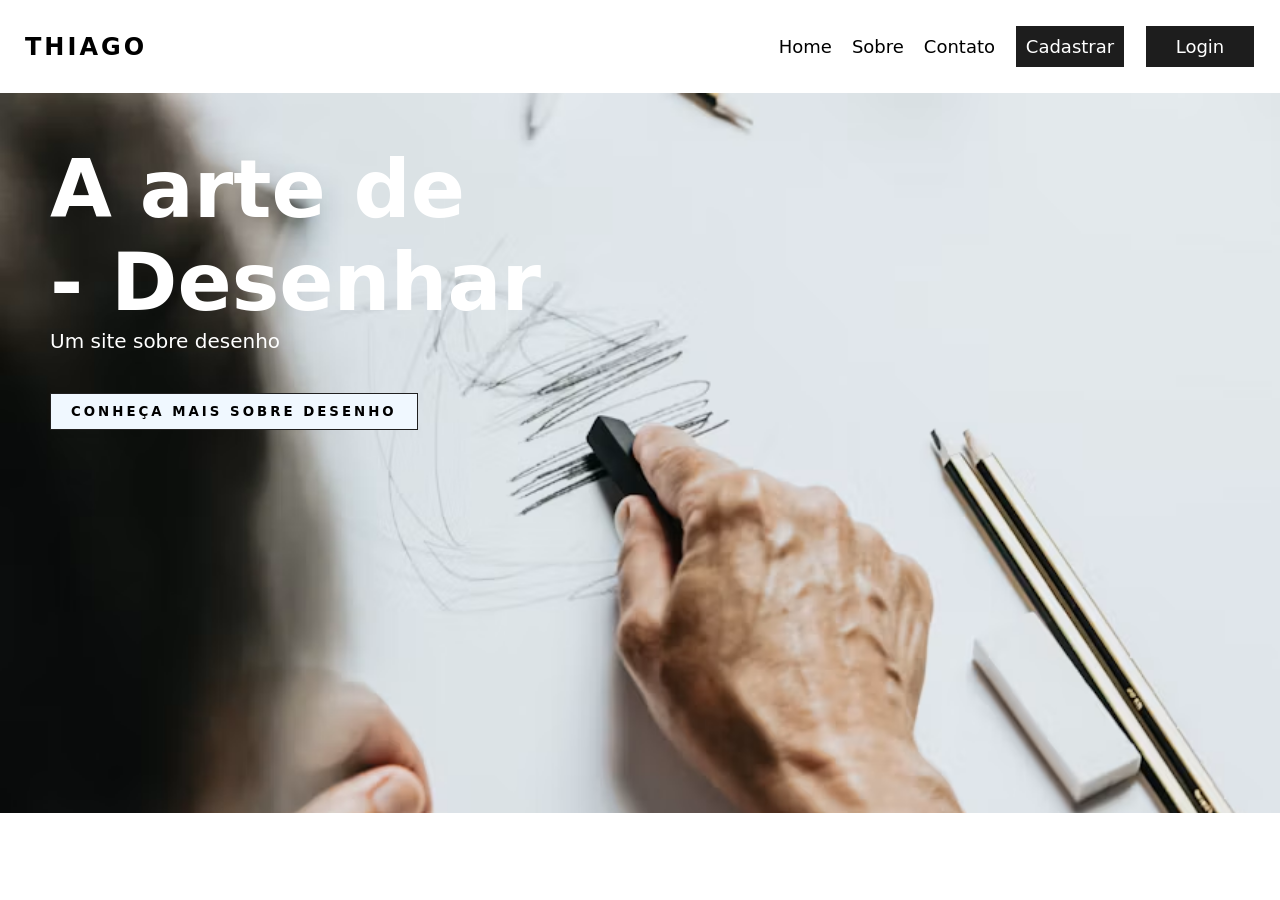
<file: index.html>
<!DOCTYPE html>
<html lang="en">
<head>
    <meta charset="UTF-8">
    <meta name="viewport" content="width=device-width, initial-scale=1.0">
    <title>Projeto Individual</title>
    <link rel="preconnect" href="https://fonts.googleapis.com">
<link rel="preconnect" href="https://fonts.gstatic.com" crossorigin>
<link href="https://fonts.googleapis.com/css2?family=Montserrat:ital,wght@0,100..900;1,100..900&family=Roboto:ital,wght@0,100..900;1,100..900&display=swap" rel="stylesheet">
    <link rel="stylesheet" href="style.css">
</head>
<body>
    <main>
        <nav class="navbar">
                <div class="nome-nav">THIAGO</div>
            <ul>
                <li><a>Home</a></li>  
                <li><a>Sobre</a></li>  
                <li><a>Contato</a></li>   
                <button class="btn">Cadastrar</button>
                <button class="btn">Login</button>
            </ul>
           
        </nav>
            <section class="background">
                <h1 class="title-background">
                    A arte de <br> - Desenhar 
                </h1>
                    <p>Um site sobre desenho </p>
                    <button class="more">CONHEÇA MAIS SOBRE DESENHO</button>
            </section>
            



    </main>
</body>
</html>
</file>
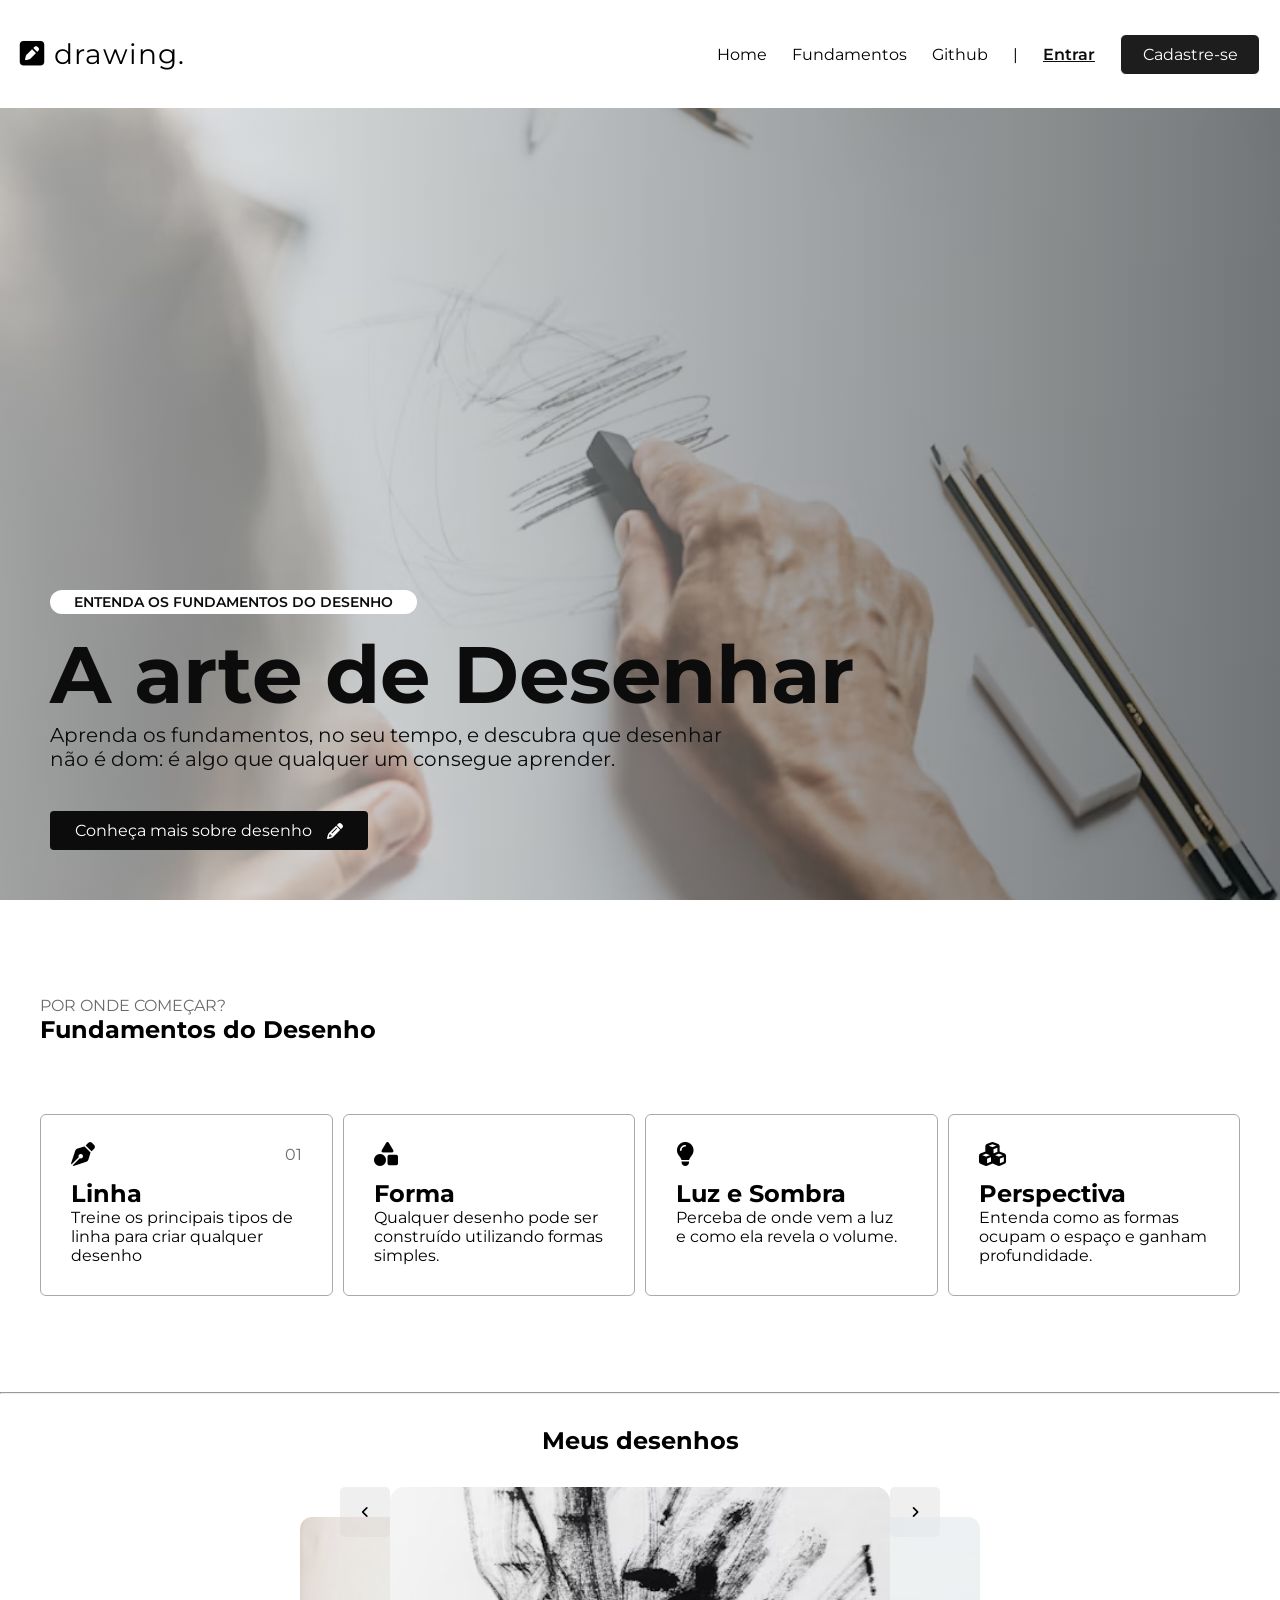
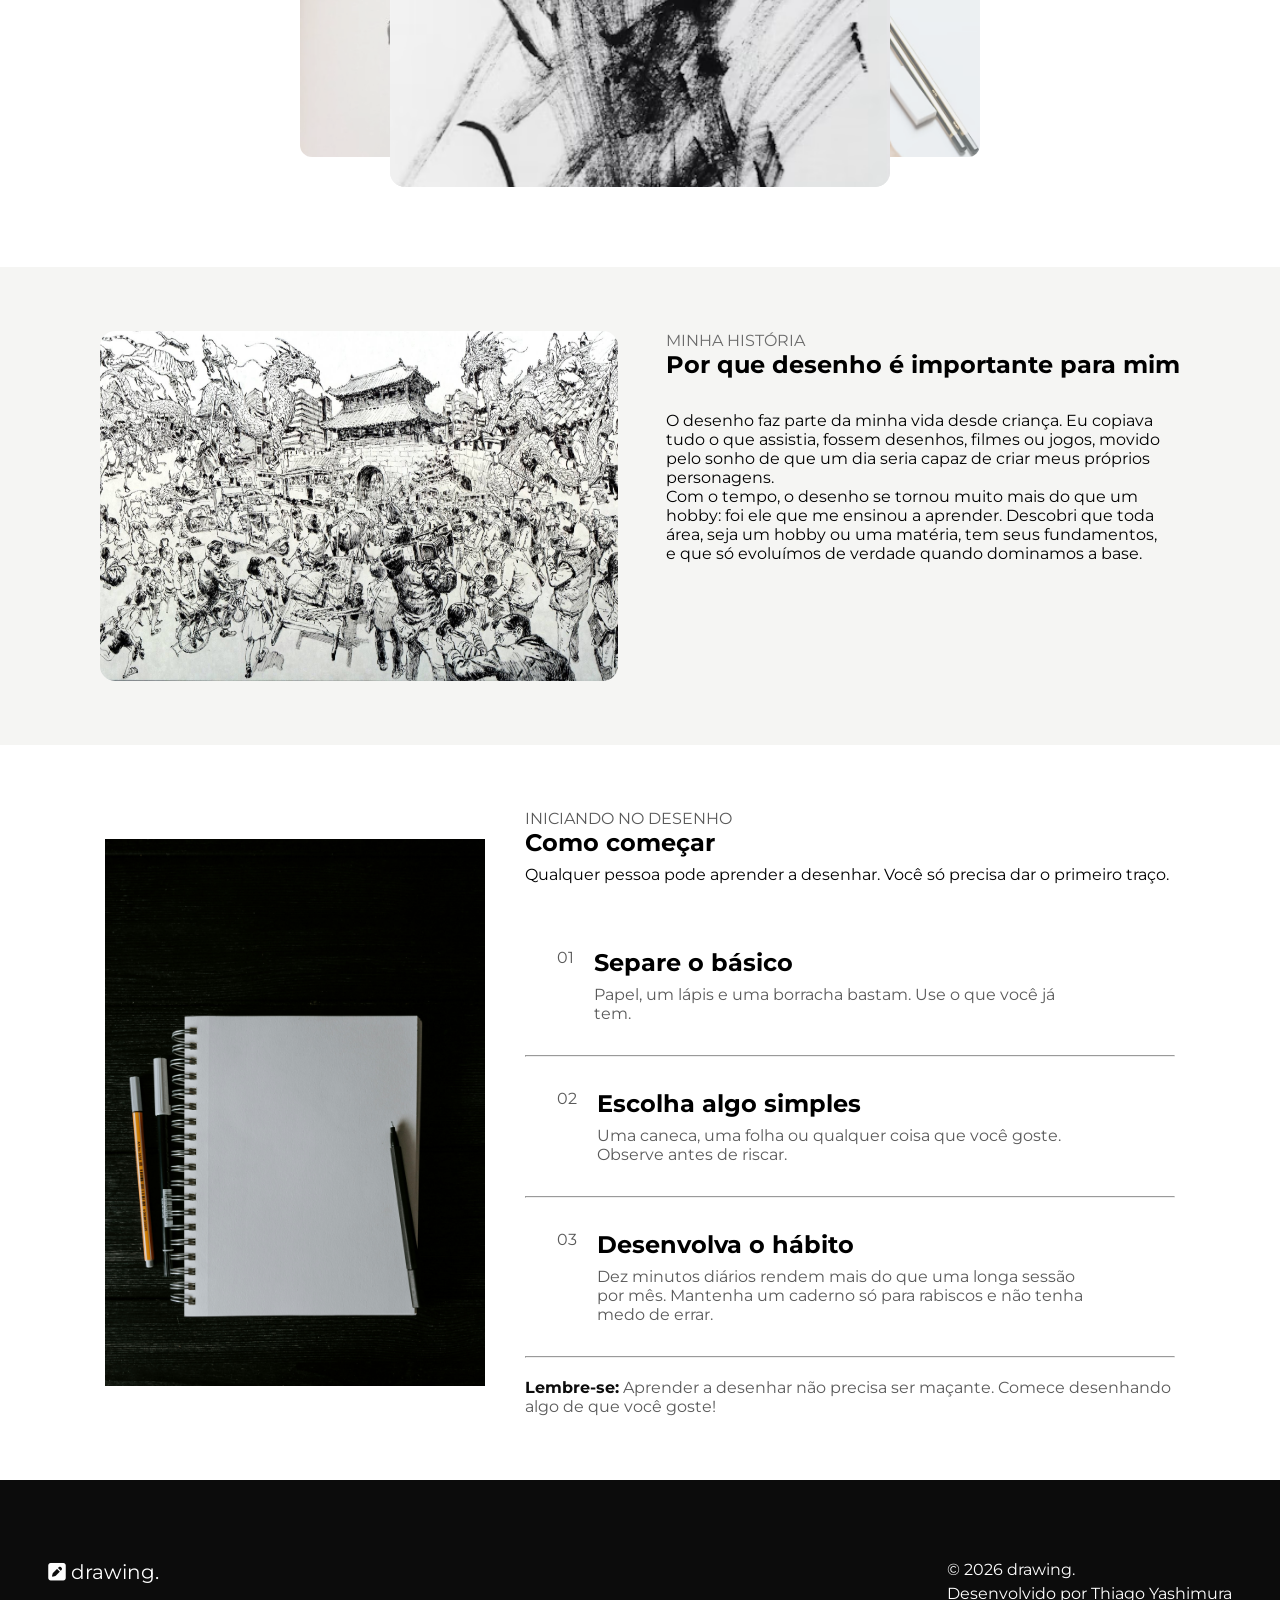
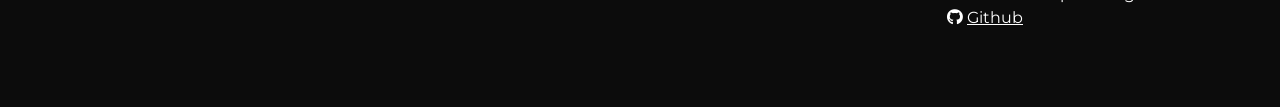
<file: web-data-viz/public/index.html>
<!DOCTYPE html>
<html lang="en">
<head>
    <meta charset="UTF-8">
    <meta name="viewport" content="width=device-width, initial-scale=1.0">
    <title>Projeto Individual</title>
    <!--Importa icones do Font Awesome-->
    <link rel="stylesheet" href="https://cdnjs.cloudflare.com/ajax/libs/font-awesome/6.7.2/css/all.min.css">
    
    <link rel="preconnect" href="https://fonts.googleapis.com">
    <link rel="preconnect" href="https://fonts.gstatic.com" crossorigin>
    <link href="https://fonts.googleapis.com/css2?family=Montserrat:ital,wght@0,100..900;1,100..900&family=Roboto:ital,wght@0,100..900;1,100..900&display=swap" rel="stylesheet">
    <link rel="stylesheet" href="./css/style.css">
</head>
<body>
    <main>
        <nav class="navbar">
            <div class="site-title">
                <i class="fa-solid fa-square-pen"></i>
                drawing.</div>
        <ul>
            <li><a>Home</a></li>  
            <li><a>Fundamentos</a></li>  
            <li><a>Github</a></li>   
            <li><a>|</a></li> 
            <button class="btn-simples"><a href="./login.html" style="color: rgb(12,12,12);">Entrar</a></button>
            <button class="btn"><a href="./cadastro.html" style="text-decoration: none;color: white;">Cadastre-se</a></button>
        </ul> 
        </nav>

        <section class="background">
            <div class="background-content">
                <span class="badge">Entenda os fundamentos do desenho</span>
                <h1 class="title-background">
                    A arte de Desenhar 
                </h1>
                <p>Aprenda os fundamentos, no seu tempo, e descubra que desenhar não é dom: é algo que qualquer um consegue aprender.</p>
                <button class="more-button">
                    Conheça mais sobre desenho
                    <i class="fa-solid fa-pencil"></i>
                </button>
            </div>
        </section>
        
        <section class="fundamentos">
            <span>Por onde começar?</span>
            <h1 class="fundamentos-title">Fundamentos do Desenho</h1>
            
            <div class="fundamentos-container">
                <div class="card-fundamento">
                    <div style="display: flex; justify-content: space-between;align-items: center;">
                        <i class="fa-solid fa-pen-nib fa-xl"></i> 
                        <span>01</span>  
                    </div>
                    
                    <h2>Linha</h2>
                    <p>Treine os principais tipos de linha para criar qualquer desenho</p>
                </div>

                <div class="card-fundamento">
                    <i class="fa-solid fa-shapes fa-xl"></i>
                    <h2>Forma</h2>
                    <p>Qualquer desenho pode ser construído utilizando formas simples.</p>
                </div>

                <div class="card-fundamento">
                    <i class="fa-solid fa-lightbulb fa-xl"></i>
                    <h2>Luz e Sombra</h2>
                    <p>Perceba de onde vem a luz e como ela revela o volume.</p>
                </div>

                <div class="card-fundamento">
                    <i class="fa-solid fa-cubes fa-xl"></i>

                    <h2>Perspectiva</h2>
                    <p>Entenda como as formas ocupam o espaço e ganham profundidade.</p>
                </div>
            </div>
        </section>
            <hr>
        <section class="meus-desenhos">

            <h1>Meus desenhos</h1>
            <div class="carrossel">
            <button class="voltar btn-carrosel"> <i class="fa-solid fa-angle-left"></i> </button>
                    <ul class="carrossel-imgs">
                        <li class="img selecionado"><img src="./assets/imgs/photo-1569091791842-7cfb64e04797.avif" alt="draw1"></li>
                        <li class="img"><img src="./assets/imgs/premium_photo-1664197369827-378ba152d1af.avif" alt="draw2"></li>
                        <li class="img"><img src="./assets/imgs/photo-1569091791842-7cfb64e04797.avif" alt="draw3"></li>
                        <li class="img"><img src="./assets/imgs/a08b53731da4ea5f3017eab21f83b16e.jpg" alt="draw3"></li>
                    </ul>
            <button class="avancar btn-carrosel" onclick=""> <i class="fa-solid fa-angle-right"></i> </button>
        </div>

        </section>

        <section class="importancia-desenho">
            
                <div class="importancia-content">
                    
                    <img src="./assets/imgs/505e92dbb66364175805967b14be7be9.jpg" alt="">
                    <div class="importancia-header">
                    <span>Minha História</span>
                    <h1>Por que desenho é importante para mim</h1>
                    <p>
                        O desenho faz parte da minha vida desde criança. Eu copiava tudo o que assistia, fossem desenhos, filmes ou jogos, movido pelo sonho de que um dia seria capaz de criar meus próprios personagens.
                        <br>
                        Com o tempo, o desenho se tornou muito mais do que um hobby: foi ele que me ensinou a aprender. Descobri que toda área, seja um hobby ou uma matéria, tem seus fundamentos, e que só evoluímos de verdade quando dominamos a base.
                    </p>
                </div>
                    
                </div>
        </section>

        <section class="como-comecar">
            <img src="./assets/imgs/kelly-sikkema-iiaUVel-cJE-unsplash.jpg" alt="">
            <div class="como-comecar-content">
                <span style="color:rgb(90, 90, 90);text-transform: uppercase;">Iniciando no desenho</span>
                <h1>Como começar</h1>
                <p class="p-header">
                    Qualquer pessoa pode aprender a desenhar.
                    Você só precisa dar o primeiro traço.
                </p>
                <div class="passos">
                    <span>01</span>
                    <div>
                        <h2>Separe o básico</h2>
                        <span>Papel, um lápis e uma borracha bastam. Use o que você já tem.</span>
                    </div>
                </div>
                    <hr>
                <div class="passos">
                    <span>02</span>
                    <div>
                        <h2>Escolha algo simples</h2>
                        <span>Uma caneca, uma folha ou qualquer coisa que você goste. Observe antes de riscar.</span>
                    </div>
                </div>
                 <hr>
                    <div class="passos">
                    <span>03</span>
                    <div>
                        <h2>Desenvolva o hábito</h2>
                        <span>Dez minutos diários rendem mais do que uma longa sessão por mês. Mantenha um caderno só para rabiscos e não tenha medo de errar.</span>
                    </div>
                </div>
                <hr>
                <p style="color: rgb(90, 90, 90); margin-top: 20px;"><b style="color:rgb(12,12,12);">Lembre-se:</b> Aprender a desenhar não precisa ser maçante. Comece desenhando algo de que você goste!</p>
               
                
            </div>
        </section>

        <footer>
                <p style="font-size:20px;"><i class="fa-solid fa-square-pen"></i> drawing.</p>
                <div style="display: flex;flex-direction: column; gap: 5px;">
                    <p >© 2026 drawing.</p>
                    <p>Desenvolvido por <a></a>Thiago Yashimura</p>
                    <a
                    target="_blank"
                    style="color: white; text-decoration: none;"
                     href="https://github.com/Thiago-Yashimura">
                        <i class="fa-brands fa-github"></i> <span style="text-decoration: underline;">Github</span></a>
                
                </div>
              
        </footer>
    </main>
</body>
</html>
<script>
    let desenhos = document.querySelectorAll(".img");
    let botaoAvancar = document.querySelector(".avancar");
    let botaoVoltar = document.querySelector(".voltar");

    let indice = 0;

     function atualizarCarrossel() {
    let total = desenhos.length;
    let anterior = (indice - 1 + total) % total;
    let proximo = (indice + 1) % total;

    desenhos.forEach(function (imagem) {
        imagem.classList.remove("selecionado", "esquerda", "direita");
    });

    desenhos[indice].classList.add("selecionado");
    desenhos[anterior].classList.add("esquerda");
    desenhos[proximo].classList.add("direita");
}
    

    botaoAvancar.addEventListener("click", () => {
        if (indice < desenhos.length - 1) {
            indice++;
        } else {
            indice = 0;
        }
        atualizarCarrossel();
    });

    botaoVoltar.addEventListener("click", function () {
        if (indice > 0) {
            indice--;
        } else {
            indice = desenhos.length - 1;
        }
        atualizarCarrossel();
    });

   

atualizarCarrossel();
</script>
</file>
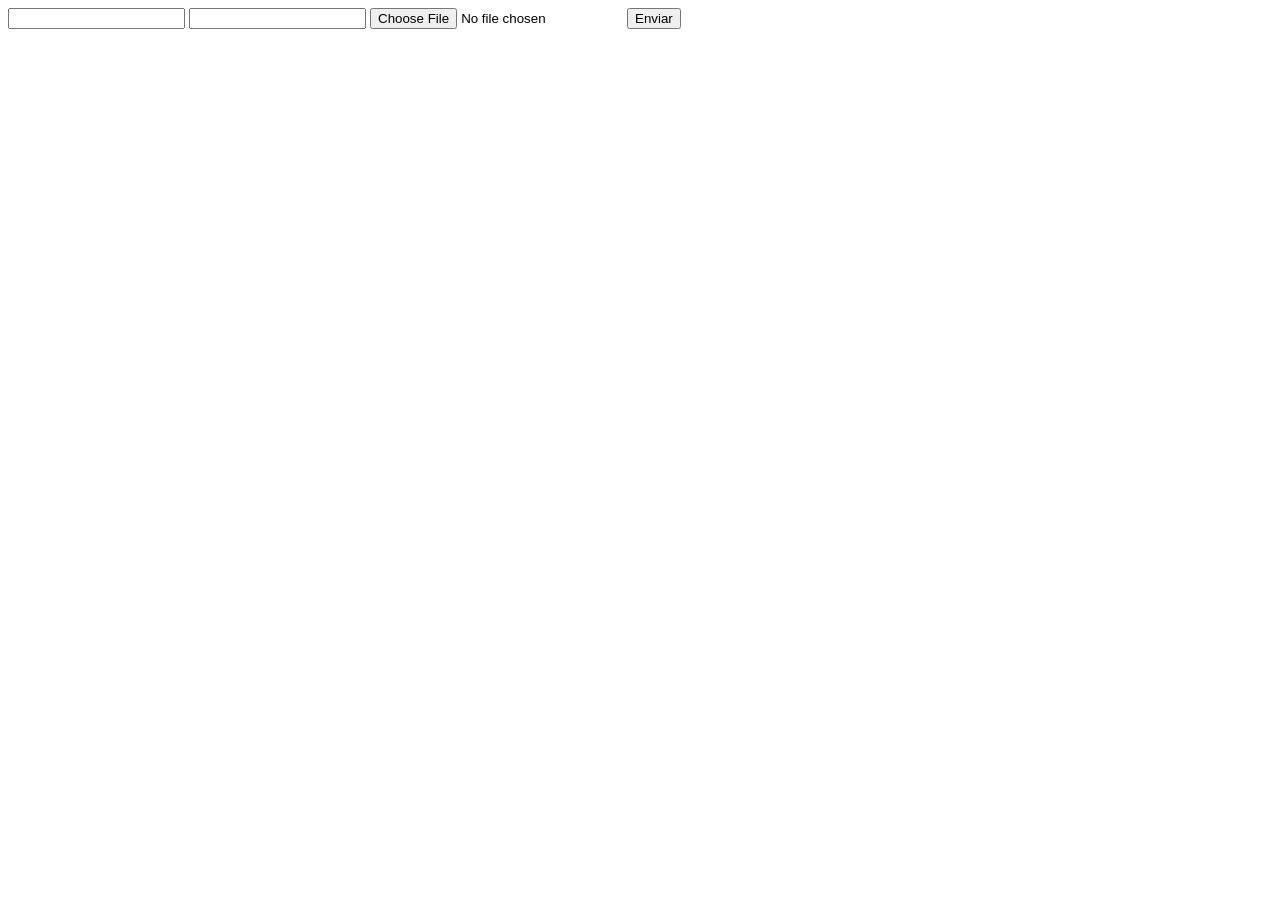
<file: web-data-viz/DOCUMENTOS_DE_APOIO/exemplo_de_upload_de_arquivo/public/index.html>
<!DOCTYPE html>
<html lang="en">

<head>
  <meta charset="UTF-8">
  <meta http-equiv="X-UA-Compatible" content="IE=edge">
  <meta name="viewport" content="width=device-width, initial-scale=1.0">
  <title>Upload</title>
</head>

<body>

  <div>
    <input name="nome" id="nome" type="text" />
    <input name="email" id="email" type="url" />
    <input name="foto" id="foto" type="file" />
    <button onclick="enviar()">Enviar</button>
  </div>

  <div id="container"></div>
</body>

</html>

<script>
  function enviar() {
    const formData = new FormData();
    formData.append('foto', foto.files[0])
    formData.append('nome', nome.value)
    formData.append('email', email.value)

    fetch("/usuarios/cadastro", {
      method: "POST",
      body: formData
    })
      .then(res => {
        window.location = "./perfil.html"
      })
      .catch(err => {
        console.log(err);
      })
  }
</script>
</file>
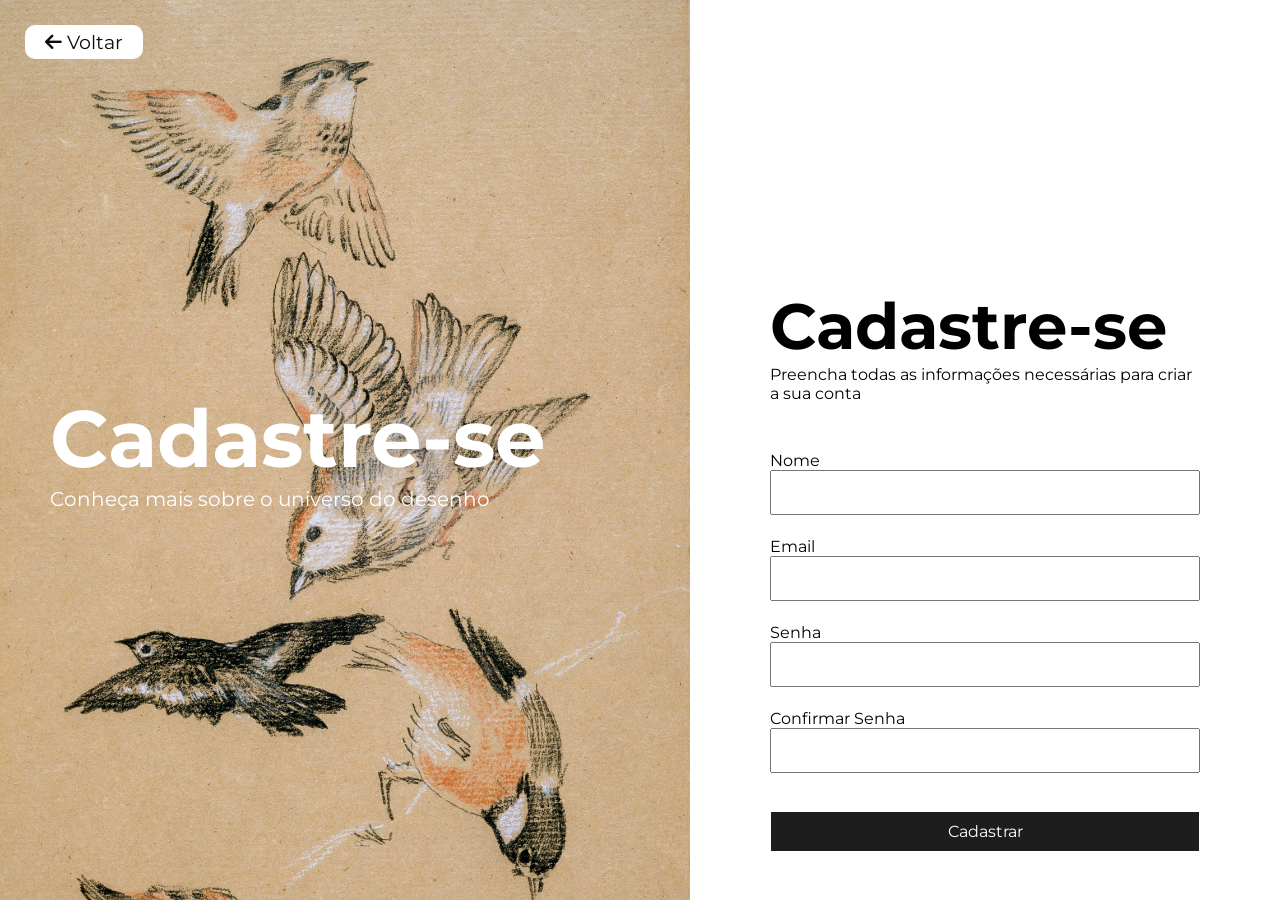
<file: web-data-viz/public/cadastro.html>
<!DOCTYPE html>
<html lang="en">
<head>
    <meta charset="UTF-8">
    <meta name="viewport" content="width=device-width, initial-scale=1.0">
    <title>Projeto Individual</title>
    <link rel="preconnect" href="https://fonts.googleapis.com">
     <!--Importa icones do Font Awesome-->
    <link rel="stylesheet" href="https://cdnjs.cloudflare.com/ajax/libs/font-awesome/6.7.2/css/all.min.css">
   
    <link rel="preconnect" href="https://fonts.gstatic.com" crossorigin>
    <link href="https://fonts.googleapis.com/css2?family=Montserrat:ital,wght@0,100..900;1,100..900&family=Roboto:ital,wght@0,100..900;1,100..900&display=swap" rel="stylesheet">
    <link rel="stylesheet" href="./css/cadastro.css">
</head>
<body>
        <nav class="navbar">
            <a href="./index.html"><i class="fa-solid fa-arrow-left"></i> Voltar</a>
        </nav>
            <main>
                <section class="background">
                <h1 class="title-background">
                Cadastre-se
                </h1>
                <p>Conheça mais sobre o universo do desenho</p>
                </section>

                <section class="form">
                    <div class="form-container">

                    <h1>Cadastre-se</h1>
                    <p>Preencha todas as informações necessárias para criar a sua conta</p>
                    <label for="nome">Nome</label>
                    <input type="text" name="nome" id="nome">

                    <label for="email">Email</label>
                    <input type="text" name="email" id="email">

                    <label for="senha">Senha</label>
                    <input type="text" name="senha" id="senha">

                    <label for="senha">Confirmar Senha</label>
                    <input type="text" name="senha" id="confirmarSenha">

                    <div class="mensagem">
                        <i class="fa-regular fa-circle-check"></i>
                        <span>Usuário logado com sucesso</span> 
                    </div>

                    <button class="btn" onclick="cadastrar()">Cadastrar</button>
                    
                    

                    </div>
                </section>
            </main>
            
</body>
</html>

    <script>
        let msg = document.querySelector('.mensagem')
        function cadastrar(){
            let nomeUser = nome.value
            let emailUser = email.value
            let senhaUser = senha.value
            let confirmarSehna = confirmarSenha.value

            let temArroba = false
            let temPontoCom = emailUser.endsWith('.com')
            console.log(nomeUser,emailUser,senhaUser)
            // Validação de campos vazios
            if(nomeUser == '' || emailUser == '' || senhaUser == '' || confirmarSehna == ''){
                alert('Preencha todos os campos')
            }
            // Senha não é igual
            if(senhaUser != confirmarSehna){
                alert('As senhas não são iguais')
            }
            // Percorre o email para verificar se o email possui @
            for (let i = 0; i < emailUser.length; i++) {
                if (emailUser[i] == '@') {
                    temArroba = true;
                }
            }
           
            fetch("/usuarios/cadastrar", {
                method: "POST",
                headers: { "Content-type":"application/json" },
                body: JSON.stringify(
                    {
                        nomeServer: nomeUser,
                        emailServer: emailUser,
                        senhaServer: senhaUser
                    }
                )
            }).then( resposta => {
                if(resposta.ok){
                    setTimeout(() => msg.style.display = 'block', 1500)
                    setTimeout(function () {
                        window.location = "./login.html";
                    }, 2500);
                }
                return resposta.json()
            }
        )
            .then( res => {
                console.log(res)
        })
            .catch( erro => console.error(erro))        
        }
    </script>
</file>
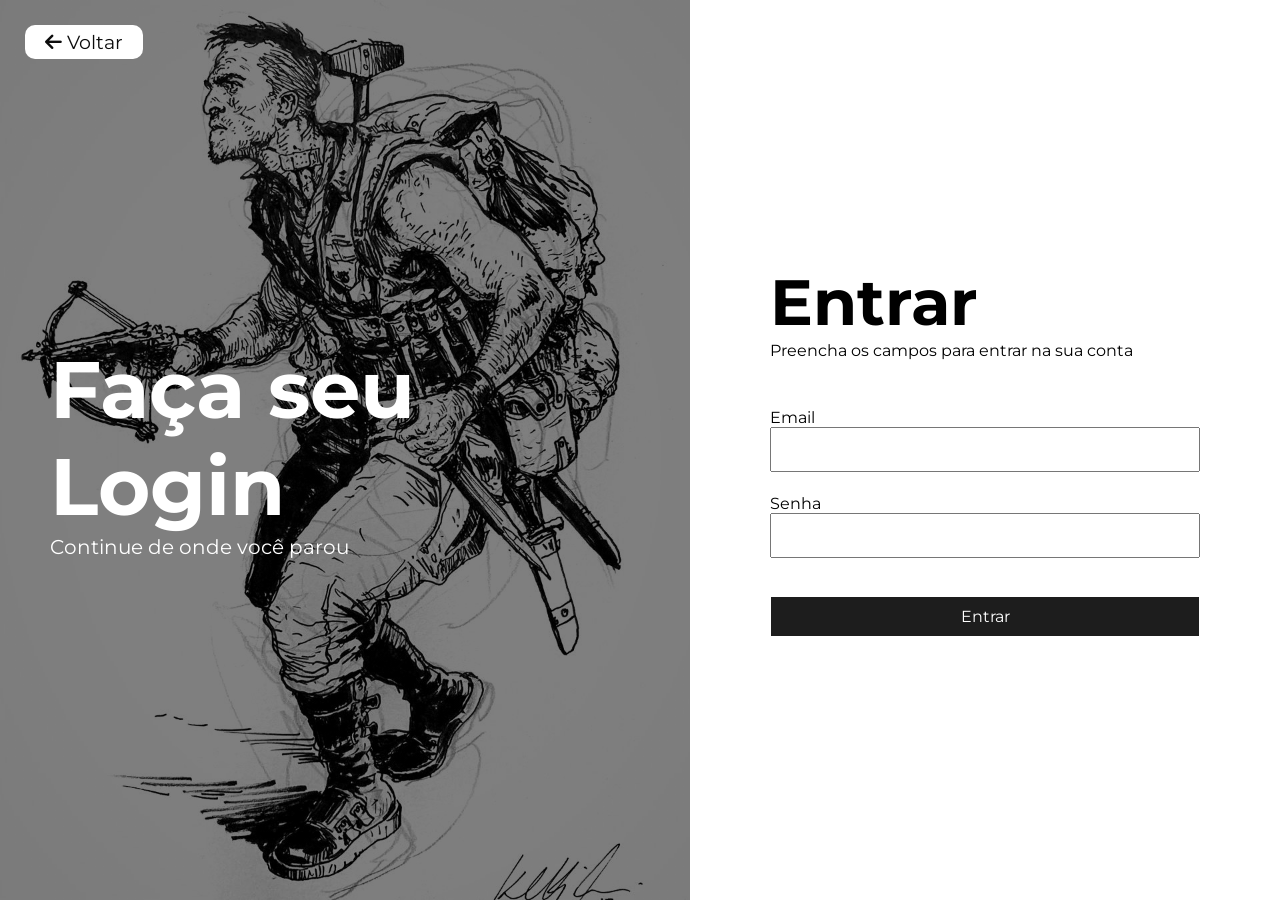
<file: web-data-viz/public/login.html>
<!DOCTYPE html>
<html lang="en">
<head>
    <meta charset="UTF-8">
    <meta name="viewport" content="width=device-width, initial-scale=1.0">
    <title>Projeto Individual</title>
    <link rel="stylesheet" href="https://cdnjs.cloudflare.com/ajax/libs/font-awesome/6.7.2/css/all.min.css">
    <link rel="preconnect" href="https://fonts.googleapis.com">
    <link rel="preconnect" href="https://fonts.gstatic.com" crossorigin>
    <link href="https://fonts.googleapis.com/css2?family=Montserrat:ital,wght@0,100..900;1,100..900&family=Roboto:ital,wght@0,100..900;1,100..900&display=swap" rel="stylesheet">
    <link rel="stylesheet" href="./css/login.css">
</head>
<body>
    <nav class="navbar">
            <a href="./index.html"><i class="fa-solid fa-arrow-left"></i> Voltar</a>
           
        </nav>
            <main>
                <section class="background">
                <h1 class="title-background">
                Faça seu Login
                </h1>
                <p>Continue de onde você parou</p>
                </section>

                <section class="form">
                    <div class="form-container">

                   
                    <h1>Entrar</h1>
                    <p>Preencha os campos para entrar na sua conta</p>
                    
                    
                    <label for="email">Email</label>
                    <input type="text" name="email" id="email">

                    <label for="senha">Senha</label>
                    <input type="text" name="senha" id="senha">
                    
                    <div class="mensagem">
                    <i class="fa-regular fa-circle-check"></i>
                    <span>Usuário logado com sucesso</span> 
                    </div>

                    <button class="btn" onclick="entrar()">Entrar</button>

                    
                    </div>
                </section>
            </main>
            


</body>
</html>

    <script>
        let msg = document.querySelector('.mensagem')
        function entrar(){
            let emailUser = email.value
            let senhaUser = senha.value

            let temArroba = false
            let temPontoCom = emailUser.endsWith('.com')
            console.log(emailUser,senhaUser)
            // Validação de campos vazios
            if( emailUser == '' || senhaUser == ''){
                alert('Preencha todos os campos')
            }
            
            // Percorre o email para verificar se o email possui @
            for (let i = 0; i < emailUser.length; i++) {
                if (emailUser[i] == '@') {
                    temArroba = true;
                }
            }
           
           fetch('/usuarios/autenticar',{
            method:'POST',
            headers: {"Content-type":"application/json"},
            body: JSON.stringify(
                {
                    emailServer: emailUser,
                    senhaServer: senhaUser
                }
            )
           }).then( response => {
                if(response.ok){
                    setTimeout(() => msg.style.display = 'block', 1500)
                    response.json()
                    .then( json => {
                        console.log(json)
                        sessionStorage.EMAIL_USUARIO = json.email;
                        sessionStorage.NOME_USUARIO = json.nome;
                        sessionStorage.ID_USUARIO = json.id
                    })
                    setTimeout(function () {
                        window.location = "./dashboard/dashboard.html";
                    }, 2500);
                }else{
                    console.log(response)
                }
           })
                    
        }
    </script>
</file>
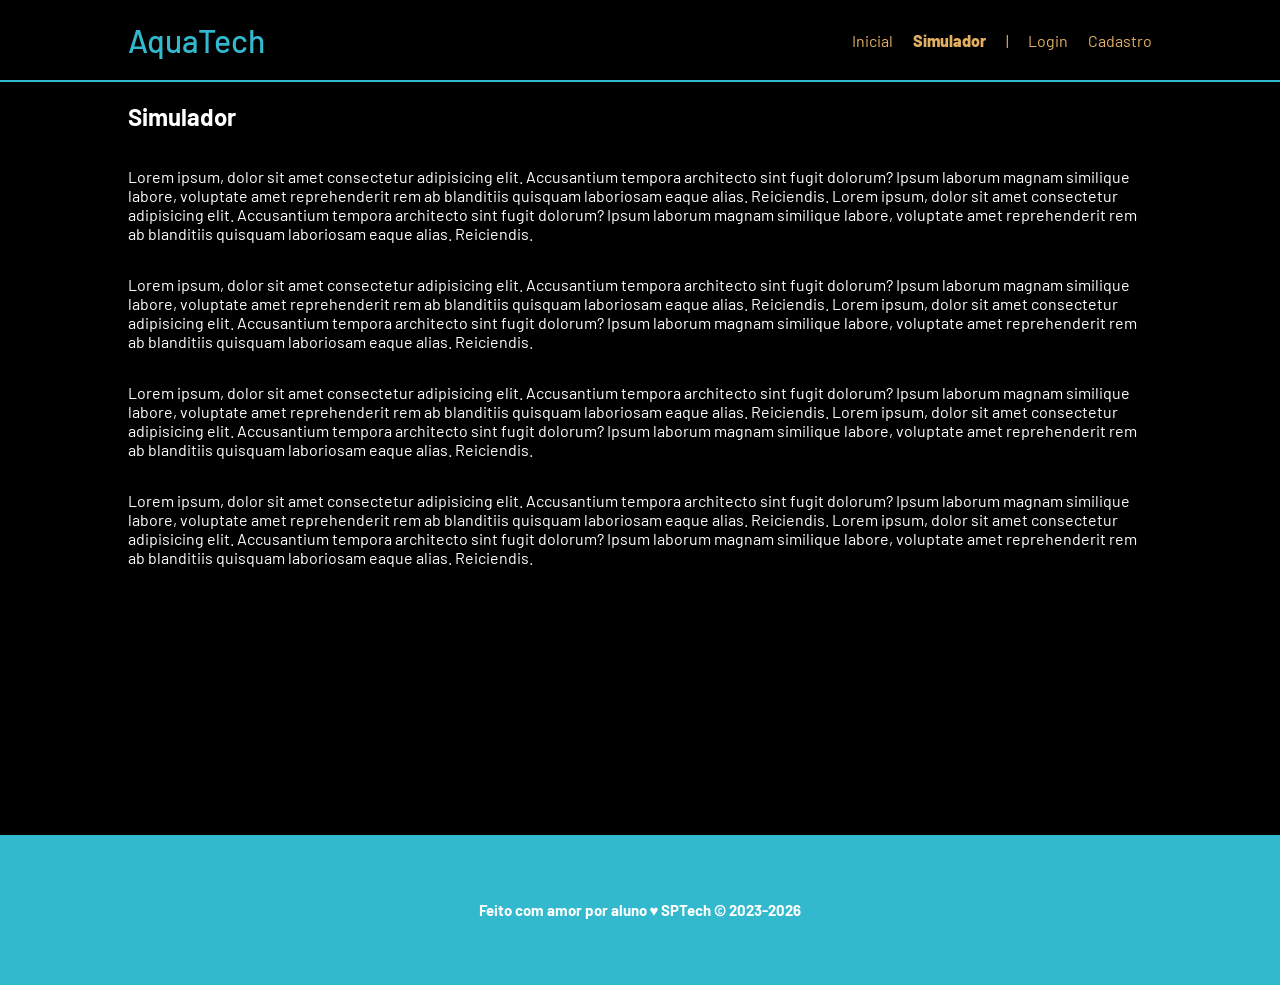
<file: web-data-viz/public/simulador.html>
<!DOCTYPE html>
<html lang="pt-br">

<head>
    <meta charset="UTF-8">
    <meta http-equiv="X-UA-Compatible" content="IE=edge">
    <meta name="viewport" content="width=device-width, initial-scale=1.0">

    <title>AquaTech | Simulador</title>

    <script src="./js/sessao.js"></script>

    <link rel="stylesheet" href="./css/estilo.css">
    <link rel="icon" href="./assets/icon/favicon2.ico">
    <link rel="preconnect" href="https://fonts.gstatic.com">
</head>

<body>

    <!--header inicio-->
    <div class="header">
        <div class="container">
            <h1 class="titulo">AquaTech</h1>
            <ul class="navbar">
                <li>
                    <a href="./index.html">Inicial</a>
                </li>
                <li class="agora">Simulador</li>
                <li>|</li>
                <li>
                    <a href="./login.html">Login</a>
                </li>
                <li>
                    <a href="./login.html">Cadastro</a>
                </li>
            </ul>
        </div>
    </div>


    <!-- simulador inicio -->
    <div class="simulador">
        <div class="container">
            <h2>Simulador</h2>
            <p>Lorem ipsum, dolor sit amet consectetur adipisicing elit. Accusantium tempora architecto sint fugit
                dolorum? Ipsum laborum magnam similique labore, voluptate amet reprehenderit rem ab blanditiis quisquam
                laboriosam eaque alias. Reiciendis. Lorem ipsum, dolor sit amet consectetur adipisicing elit.
                Accusantium tempora architecto sint fugit dolorum? Ipsum laborum magnam similique labore, voluptate amet
                reprehenderit rem ab blanditiis quisquam laboriosam eaque alias. Reiciendis.</p>
            <p>Lorem ipsum, dolor sit amet consectetur adipisicing elit. Accusantium tempora architecto sint fugit
                dolorum? Ipsum laborum magnam similique labore, voluptate amet reprehenderit rem ab blanditiis quisquam
                laboriosam eaque alias. Reiciendis. Lorem ipsum, dolor sit amet consectetur adipisicing elit.
                Accusantium tempora architecto sint fugit dolorum? Ipsum laborum magnam similique labore, voluptate amet
                reprehenderit rem ab blanditiis quisquam laboriosam eaque alias. Reiciendis.</p>
            <p>Lorem ipsum, dolor sit amet consectetur adipisicing elit. Accusantium tempora architecto sint fugit
                dolorum? Ipsum laborum magnam similique labore, voluptate amet reprehenderit rem ab blanditiis quisquam
                laboriosam eaque alias. Reiciendis. Lorem ipsum, dolor sit amet consectetur adipisicing elit.
                Accusantium tempora architecto sint fugit dolorum? Ipsum laborum magnam similique labore, voluptate amet
                reprehenderit rem ab blanditiis quisquam laboriosam eaque alias. Reiciendis.</p>
            <p>Lorem ipsum, dolor sit amet consectetur adipisicing elit. Accusantium tempora architecto sint fugit
                dolorum? Ipsum laborum magnam similique labore, voluptate amet reprehenderit rem ab blanditiis quisquam
                laboriosam eaque alias. Reiciendis. Lorem ipsum, dolor sit amet consectetur adipisicing elit.
                Accusantium tempora architecto sint fugit dolorum? Ipsum laborum magnam similique labore, voluptate amet
                reprehenderit rem ab blanditiis quisquam laboriosam eaque alias. Reiciendis.</p>

        </div>
    </div>
    <!-- simulador fim -->

    <!--footer inicio-->
    <div class="footer">
        <div class="container">
            <h4>Feito com amor por aluno &hearts; SPTech &copy; 2023-2026</h4>
        </div>
    </div>
    <!--footer fim-->


</body>

</html>
</file>
<file: style.css>
*{
    padding: 0;
    margin: 0;
    box-sizing: border-box;
}
html{
    font-family: system-ui, -apple-system, BlinkMacSystemFont, 'Segoe UI', Roboto, Oxygen, Ubuntu, Cantarell, 'Open Sans', 'Helvetica Neue', sans-serif;
}
button, select{
    font-family: system-ui, -apple-system, BlinkMacSystemFont, 'Segoe UI', Roboto, Oxygen, Ubuntu, Cantarell, 'Open Sans', 'Helvetica Neue', sans-serif;
}
/* Navbar */
ul{
    list-style: none;
}
li{
    font-size: 18px;
}
.navbar ul{
    display: flex;
    gap: 20px;
    align-items: center;
}
.nome-nav{
    font-weight: 800;
    font-size: 24px;
    letter-spacing: 3px;
}
.navbar{
    display: flex;
    padding: 25px;
    align-items: center;
    justify-content: space-between;
}

.background{
    background-image: url('./imgs/premium_photo-1664197369827-378ba152d1af.avif');
    background-size: cover; 
    height: 80vh;
    padding: 50px;
}

.background p{
    color: white;
    font-size: 20px;
}
.title-background{
    color: white;
    font-size: 5rem;
}

.more{
    margin-top: 40px;
    padding: 10px 20px;
    background-color: aliceblue;
    border: solid rgb(32, 32, 32) 1px;
    font-weight: 800;
    letter-spacing: 3px;
}

.btn{
    padding: 10px 20px;
    width: 110px;
    border: solid 1px white;
    display: flex;
    justify-content: center;
    font-size: 18px;
    color: white;
    background-color: rgb(29, 29, 29);
}
</file>
<file: web-data-viz/public/css/style.css>
*{
    padding: 0;
    margin: 0;
    box-sizing: border-box;
}
:root{
    --cor-fonte:  rgb(12, 12, 12);
}
html{
    font-family: Montserrat;
}
button, select{
    font-family: Montserrat;
}
.btn{
    padding: 10px 20px;
    width: 140px;
    border: solid 1px white;
    display: flex;
    justify-content: center;
    font-size: 16px;
    border-radius: 6px;
    color: white;
    background-color: rgb(29, 29, 29);
}
.btn-simples{
    border: none;
    background-color: rgba(255, 255, 255, 0);
    text-decoration: underline;
    font-weight: 600;
    display: flex;
    justify-content: center;
    font-size: 16px;
    border-radius: 6px;
    color: var(--cor-fonte);
}
/* Navbar */
nav ul{
    list-style: none;
}
nav li{
    font-size: 16px;
    position: relative;
    cursor: pointer;
}

nav li::after{ /* Cria um elmento pelo CSS */
  content: '';
  position: absolute;
  width: 0; /* Começa sem width */
  left: 0;
  bottom: -2px; 
  height: 1.5px; 
  background-color: var(--cor-fonte); 
  transition: width 0.3s ease; 
}
nav li:hover::after {
  width: 100%; /* Aumenta até 100% quando passa o mouse */
}
.site-title{
    font-size: 28px;
    letter-spacing: 1px;
}
.navbar{
    display: flex;
    height: 12vh;
    padding: 20px;
    align-items: center;
    justify-content: space-between;
}
.navbar ul{
    display: flex;
    gap: 25px;
    align-items: center;
}

/* Conteúdo da Home */
.badge{
    background-color: white;
    color: var(--cor-fonte);
    padding: 3px 24px;
    font-weight: 600;
    border-radius: 14px;
    font-size: 14px;
    text-transform: uppercase;
}
.background{
    background-image: 
    /* Aplica um gradiente na imagem */
    linear-gradient(to right, rgba(255, 255, 255, 0.616), rgba(0, 0, 0, 0.493)),
    url('../assets/imgs/premium_photo-1664197369827-378ba152d1af.avif');
    background-size: cover; 
    height: 88vh;
    padding: 50px;
    display: flex;
    flex-direction: column;
    justify-content: end;
}

.background p{
    color: var(--cor-fonte);
    font-size: 20px;
    width: 700px;
}
.title-background{
    margin-top: 15px;
    color: var(--cor-fonte);
    font-size: 5rem;
}

.more-button{
    margin-top: 40px;
    display: flex;
    align-items: center;
    gap: 15px;
    padding: 10px 25px;
    font-size: 1rem;
    color: white;
    background-color: rgb(12, 12, 12);
    border: none;
    font-weight: 400;
    border-radius: 4px;
}

/* Seção Fundamentos */
.fundamentos{
    padding: 6rem 2.5rem;
}
.fundamentos span{
    text-transform: uppercase;
    color: rgb(107, 107, 107);
}

.fundamentos-title{
    margin-bottom: 70px;
}
.fundamentos-container{
    display: flex;
    gap: 10px;
}
.card-fundamento{
    flex: 1;
    padding: 30px;
    border: 1px solid darkgray;
    border-radius: 6px;
    background-color: white;
}
.card-fundamento h2{
    margin-top: 15px;
}
.card-fundamento:hover{
    scale: 1.1;
    cursor: pointer;
    transition: 0.3s ease;
}

/* Carrossel */
.meus-desenhos h1{
    padding: 2rem;
}
.meus-desenhos {
    display: flex;
    align-items: center;
    flex-direction: column;
}

.carrossel{
    display: flex;
    
}
.carrossel button{
    border: none;
    height: 50px;
    width: 50px;
    border-radius: 5px;
}
.carrossel-imgs{
    position: relative;

    width: 500px;
    height: 300px;

    list-style: none;
    padding: 0;
    margin: 0 auto;

}
.img{
    position: absolute;
    width: 100%;
    height: 100%;
    top: 0;
    left: 0;
    transition: 0.5s;
}

/* .img:nth-child(2) {
    z-index: 2;

    transform: translateX(-130px) scale(0.9);

    filter: blur(3px);
}

.img:nth-child(3) {
    z-index: 1;

    transform: translateX(140px) scale(0.8);

    filter: blur(5px);
} */

.carrossel-imgs img {
    width: 100%;
    height: 100%;
    object-fit: cover;
    transition: transform 0.5s ease;
    border-radius: 15px;
}

.selecionado{
    z-index: 3;
}
.img.esquerda{
    transform: scale(0.7);
    transform: translateX(-140px) scale(0.8);
    opacity: 0.6;
    z-index: 2;
}
.img.direita { /* menores, nas laterais */
    transform: scale(0.7);
    transform: translateX(140px) scale(0.8);
    opacity: 0.6;
    z-index: 2;
}
/* Seção importância do desenho */
.importancia-desenho{
    margin-top: 5rem;
    background-color:rgba(245, 245, 243, 1);
    display: flex;
    flex-direction: column;
    padding: 2rem;
}
.importancia-desenho img{
   height: 350px;
   width: 45%;
   border-radius: 15px;
   margin-right: 3rem;
}
.importancia-header h1{
    margin-bottom: 2rem;
}
.importancia-header p{
    height: auto;
    width: 500px;
}
.importancia-header span{
    text-transform: uppercase;
    color: rgb(107, 107, 107) ;
}
.importancia-content{
    padding: 2rem;
    display: flex;
    justify-content: center;
}

/* Seção como começar */
.como-comecar{
    padding: 4rem;
    display: flex;
    justify-content: center;
    align-items: center;
    gap: 40px;
}
.p-header{
    margin-top: 0.5rem;
    margin-bottom: 2rem;
}
.como-comecar img{
    width: 33%;
}
.como-comecar-content{
    width: 650px
}
.passos{
    display: flex;
    gap: 20px;
    padding: 2rem;
    width: 600px;
}
.passos h2{
    margin-bottom: 0.5rem;
}
.passos span{
    color: rgb(90, 90, 90);
}

/* Footer */
footer{
    background-color: var(--cor-fonte);
    color: white;
    display: flex;
    padding: 5rem 3rem;
    justify-content: space-between;
}
</file>
<file: web-data-viz/public/css/cadastro.css>
*{
    padding: 0;
    margin: 0;
    box-sizing: border-box;
}
html{
    font-family: Montserrat;
    font-size: 16px;
}
button, select{
    font-family: Montserrat;
}
a{
    text-decoration: none;
    color: rgb(12,12,12);
    padding: 5px 20px;
    border-radius: 10px;
    font-size: 1.2rem;
    background-color: white;
}
/* Navbar */
ul{
    list-style: none;
}
li{
    font-size: 16px;
}
.navbar{
    display: flex;
    padding: 25px;
    align-items: center;
    position: absolute;
    justify-content: space-between;
}
.navbar ul{
    display: flex;
    gap: 20px;
    align-items: center;
}
.nome-nav{
    font-weight: 800;
    font-size: 24px;
    letter-spacing: 3px;
}

.background{
    background-image: url('../assets/imgs/birmingham-museums-trust-KfRUve5NtO8-unsplash.jpg');
    background-size: cover; 
    height: 100vh;
    padding: 50px;
    display: flex;
    flex-direction: column;
    justify-content: center;

}

.background p{
    color: white;
    font-size: 20px;   
}

.title-background{
    color: white;
    font-size: 5rem;
}

.more{
    margin-top: 40px;
    padding: 10px 20px;
    background-color: aliceblue;
    border: solid rgb(32, 32, 32) 1px;
    font-weight: 800;
    letter-spacing: 3px;
}
main{
    display: flex;
}
main section{
    flex: 1;
}
.btn{
    padding: 10px 20px;
    border: solid 1px white;
    display: flex;
    justify-content: center;
    font-size: 16px;
    color: white;
    background-color: rgb(29, 29, 29);
}

/* Formulário Cadastro */

.form{
    display: flex;
    flex-direction: column;
    justify-content: end;
}
.form button{
    margin-top: 1rem;
    margin-bottom: 2rem;
    cursor: pointer;
    width: 100%;
}

.form button:hover{
    transition: 0.3s;
    background-color: white;
    border: 1px solid rgb(12,12,12);
    color:rgb(12,12,12);
}      

.form h1{
    font-size: 4rem;
    
}
.form p{
    margin-bottom: 3rem;
}
.form label{
    font-size: 1rem;
}
.form input{
    padding:0.8rem;
    margin-bottom: 1.4rem;
    width: 100%;
}
.form-container{
    padding: 1rem 5rem;
}
.mensagem{
    background-color: green;
    padding: 10px 20px;
    color: rgb(162, 255, 162);
    border-radius: 5px;
    display: flex;
    justify-content: center;
    align-items: center;
    gap: 10px;
    transition: 0.3 ease;
    display: none;
    margin-bottom: 10px;
    animation: aparecer 0.5s ease;
}
@keyframes aparecer {
    from {
        transform: translateY(-50px);
        opacity: 0;
    }

    to {
        transform: translateY(0);
        opacity: 1;
    }
}
</file>
<file: web-data-viz/public/css/login.css>
*{
    padding: 0;
    margin: 0;
    box-sizing: border-box;
}
html{
    font-family: Montserrat;
}
button, select{
    font-family: Montserrat;
}
a{
    text-decoration: none;
    color: rgb(12,12,12);
    padding: 5px 20px;
    border-radius: 10px;
    font-size: 1.2rem;
    background-color: white;
}
/* Navbar */
.navbar{
    display: flex;
    padding: 25px;
    align-items: center;
    position: absolute;
    justify-content: space-between;
}
.navbar ul{
    display: flex;
    gap: 20px;
    align-items: center;
}
.nome-nav{
    font-weight: 800;
    font-size: 24px;
    letter-spacing: 3px;
}
.background{
    background-image:linear-gradient(rgba(0, 0, 0, 0.5), rgba(0, 0, 0, 0.5)) ,url('../assets/imgs/2c970821348712f607fd2b5c0d17aaed.jpg');
    background-size: cover; 
    height: 100vh;
    padding: 50px;
    display: flex;
    flex-direction: column;
    justify-content: center;
}

.background p{
    color: white;
    font-size: 20px;   
}

.title-background{
    color: white;
    font-size: 5rem;
}

.more{
    margin-top: 40px;
    padding: 10px 20px;
    background-color: aliceblue;
    border: solid rgb(32, 32, 32) 1px;
    font-weight: 800;
    letter-spacing: 3px;
}
main{
    display: flex;
}
main section{
    flex: 1;
}
.btn{
    padding: 10px 20px;
    border: solid 1px white;
    display: flex;
    justify-content: center;
    font-size: 16px;
    color: white;
    background-color: rgb(29, 29, 29);
}

/* Formulário Cadastro */

.form{
    display: flex;
    flex-direction: column;
    align-items: center;
    justify-content: center;
}
.form button{
    margin-top: 1rem;
    cursor: pointer;
    width: 100%;
}
.form button:hover{
    transition: 0.3s;
    background-color: white;
    border: 1px solid rgb(12,12,12);
    color:rgb(12,12,12);
}
.form h1{
    font-size: 4rem;
    
}
.form p{
    margin-bottom: 3rem;
}
.form label{
    font-size: 1rem;
}
.form input{
    padding:0.8rem;
    margin-bottom: 1.4rem;
    width: 100%;
}
.form-container{
    padding: 1rem 5rem;
}

.mensagem{
    background-color: green;
    padding: 10px 20px;
    color:  rgb(162, 255, 162);
    border-radius: 5px;
    display: flex;
    justify-content: center;
    align-items: center;
    gap: 10px;
    transition: 0.3 ease;
    display: none;
    margin-bottom: 10px;
    animation: aparecer 0.5s ease;
}

@keyframes aparecer {
    from {
        transform: translateY(-50px);
        opacity: 0;
    }

    to {
        transform: translateY(0);
        opacity: 1;
    }
}
</file>
<file: web-data-viz/public/css/estilo.css>
@import url('https://fonts.googleapis.com/css2?family=Barlow:ital,wght@0,100;0,200;0,300;0,400;0,500;0,600;0,700;0,800;0,900;1,100;1,200;1,300;1,400;1,500;1,600;1,700;1,800;1,900&display=swap');

body {
  margin: 0;
  padding: 0;
  font-family: 'Barlow', 'Segoe UI', 'Segoe UI', Tahoma, Geneva, Verdana, sans-serif;
  background-color: black;
}

:root {
  --tamanho-header: 80px;
  --tamanho-banner: calc(100vh - var(--tamanho-header) - var(--tamanho-footer) - 2px);
  --tamanho-simulador: calc(100vh - var(--tamanho-header) - var(--tamanho-footer) - 2px);
  --tamanho-login: calc(100vh - var(--tamanho-header) - var(--tamanho-footer) - 2px);
  --tamanho-footer: 65px;
}

.container {
  display: flex;
  width: 80%;
  margin: auto;
}

.header {
  height: var(--tamanho-header);
  border-bottom: 2px solid #32b9cd;
}

.header .container {
  justify-content: space-between;
  align-items: center;
  height: 100%;
}

.header a {
  text-decoration: none;
  color: #e3b062;
}

.agora {
  font-weight: 800;
}

.navbar {
  width: 300px;
  display: flex;
  align-items: center;
  justify-content: space-between;
  list-style: none;
  color: #e3b062;
}

.titulo {
  color: #32b9cd;
  width: fit-content;
  font-weight: 500;
}

.header h1 {
  margin: 0;
}

/* BANNER */

.banner {
  height: var(--tamanho-banner);
  color: white;
  background-image: url('../assets/imgs/bg-jelly-fish-para-home.png');
  background-size: cover;
}

.banner .container {
  justify-content: center;
  align-items: center;
  height: 100%;
}

.banner .container p {
  width: 50%;
  margin: 0;
  padding: 0;
  font-size: 36px;
}

.banner .container span {
  font-weight: 800;
}

/* MISSÃO VISÃO VALORES */

.social {
  background-color: #e5e5e5;
  display: flex;
}

.social .container {
  justify-content: center;
}

.box img {
  width: 170px;
}

.social .container .boxes {
  display: flex;
  justify-content: space-between;
  width: 100%;
  padding: 30px 0;
}

.social p {
  text-align: center;
}

.box {
  display: flex;
  flex-direction: column;
  align-items: center;
}

/* FOOTER */

.footer {
  background-color: #32b9cd;
  height: 150px;
  color: #fff;
  display: flex;
  font-size: 15px;
}

.footer .container {
  justify-content: center;
  text-align: center;
}

.footer .container .version {
  font-size: 12px;
}

/* LOGIN */

.login {
  height: var(--tamanho-login);
  background-image: url('../assets/imgs/bg-jelly-fish-para-home.png');
  background-size: cover;
}

.login .container {
  justify-content: center;
  align-items: center;
  height: 100%;
}

.card {
  width: 50%;
  background-color: #e5e5e5;
  border-radius: 10px;
  display: flex;
  align-items: center;
  justify-content: space-evenly;
  color: palevioletred;
  flex-direction: column;
  height: fit-content;
  padding: 20px 0;
}

.card h2 {
  margin: 0;
  font-size: 30px;
}

.formulario {
  display: flex;
  height: 90%;
  width: 80%;
  justify-content: space-around;
  flex-direction: column;
}

.formulario span {
  font-size: 15px;
  font-weight: 800;
}

.formulario input {
  border: 2px solid #32b9cd;
  text-align: center;
  border-radius: 10px;
  margin: 0;
}

.formulario select {
  border: 2px solid #32b9cd;
  background-color: white;
  color: gray;
  height: 36px;
  text-align: center;
  border-radius: 10px;
  margin: 0;
}

.campo {
  display: flex;
  flex-direction: column;
  justify-content: start;
  padding: 5px 0;
}

.botao {
  cursor: pointer;
  font-family: "Barlow", sans-serif;
  border: 0;
  border-radius: 5px;
  font-weight: 600;
  font-size: 18px;
  color: #fff;
  background-color: #ED145B;
  width: 120px;
  height: 30px;
  align-self: center;
  margin-top: 20px;
}

.loading-div {
  width: 50px;
  display: none;
}

.loading-div img {
  height: 50px;
  width: 50px;
}

#div_erros_login {
  display: none
}

/* FORMULARIO */

.alerta_erro{
  display: flex;
  justify-content: flex-end;
}

.card_erro {
  display: none;
  background-color: #fff;
  color: black;
  width: 230px;
  position: fixed;
  border-radius: 4px;
  border: #ED145B 3px solid;
  padding: 10px;
  margin-right: 10%;
}

.card_erro #mensagem_erro{
  font-weight: 500;
  font-size: 20px;
}

.formulario .tipo_campo {
  font-size: 20px;
  font-weight: 600 !important;
}

.formulario {
  display: flex;
  flex-direction: column;
}

input {
  margin-bottom: 10px;
  border: 2px solid #32b9cd;
  padding: 10px;
  text-align: center;
  border-radius: 10px;
}

.btn {
  font-family: "Barlow", sans-serif;
  border: 0;
  border-radius: 5px;
  font-weight: 600;
  font-size: 18px;
  padding: 10px 15px;
  color: white;
  background-color: #ED145B;
  width: 120px;
  align-self: center;
  margin-top: 5px;
}

.loading-div {
  width: 50px;
  margin: auto;
  display: none;
}

.loading-div img {
  height: 50px;
  width: 50px;
}

/* SIMULADOR */

.simulador {
  color: white;
}

.simulador .container {
  flex-direction: column;
  overflow: scroll; 
  height: var(--tamanho-simulador);
}

/* ALERTA */

#alerta {
  position: absolute;
  right: 0;
  bottom: 0;
}

.mensagem-alarme {
  background-color: white;
  border-radius: 5px;
  width: 300px;
  height: 80px;
  margin: 10px;
  padding: 10px 0;
  display: flex;
  justify-content: space-evenly;
  align-items: center;
}

.mensagem-alarme h3 {
  font-size: 14px;
  margin: 0;
}

.mensagem-alarme .informacao {
  width: 66%;
}

.alarme-sino {
  width: 48px;
  height: 48px;
  animation-name: bell;
  animation-duration: 4s;
  background-image: url('https://cdn-icons-png.flaticon.com/512/1157/1157000.png');
  background-size: cover;
  animation-iteration-count: infinite;
}

@keyframes bell {
  0%   {transform: rotate(25deg)}
  25%  {transform: rotate(-25deg)}
  50%  {transform: rotate(25deg)}
  75%  {transform: rotate(-25deg)}
  100% {transform: rotate(25deg)}
}
</file>
